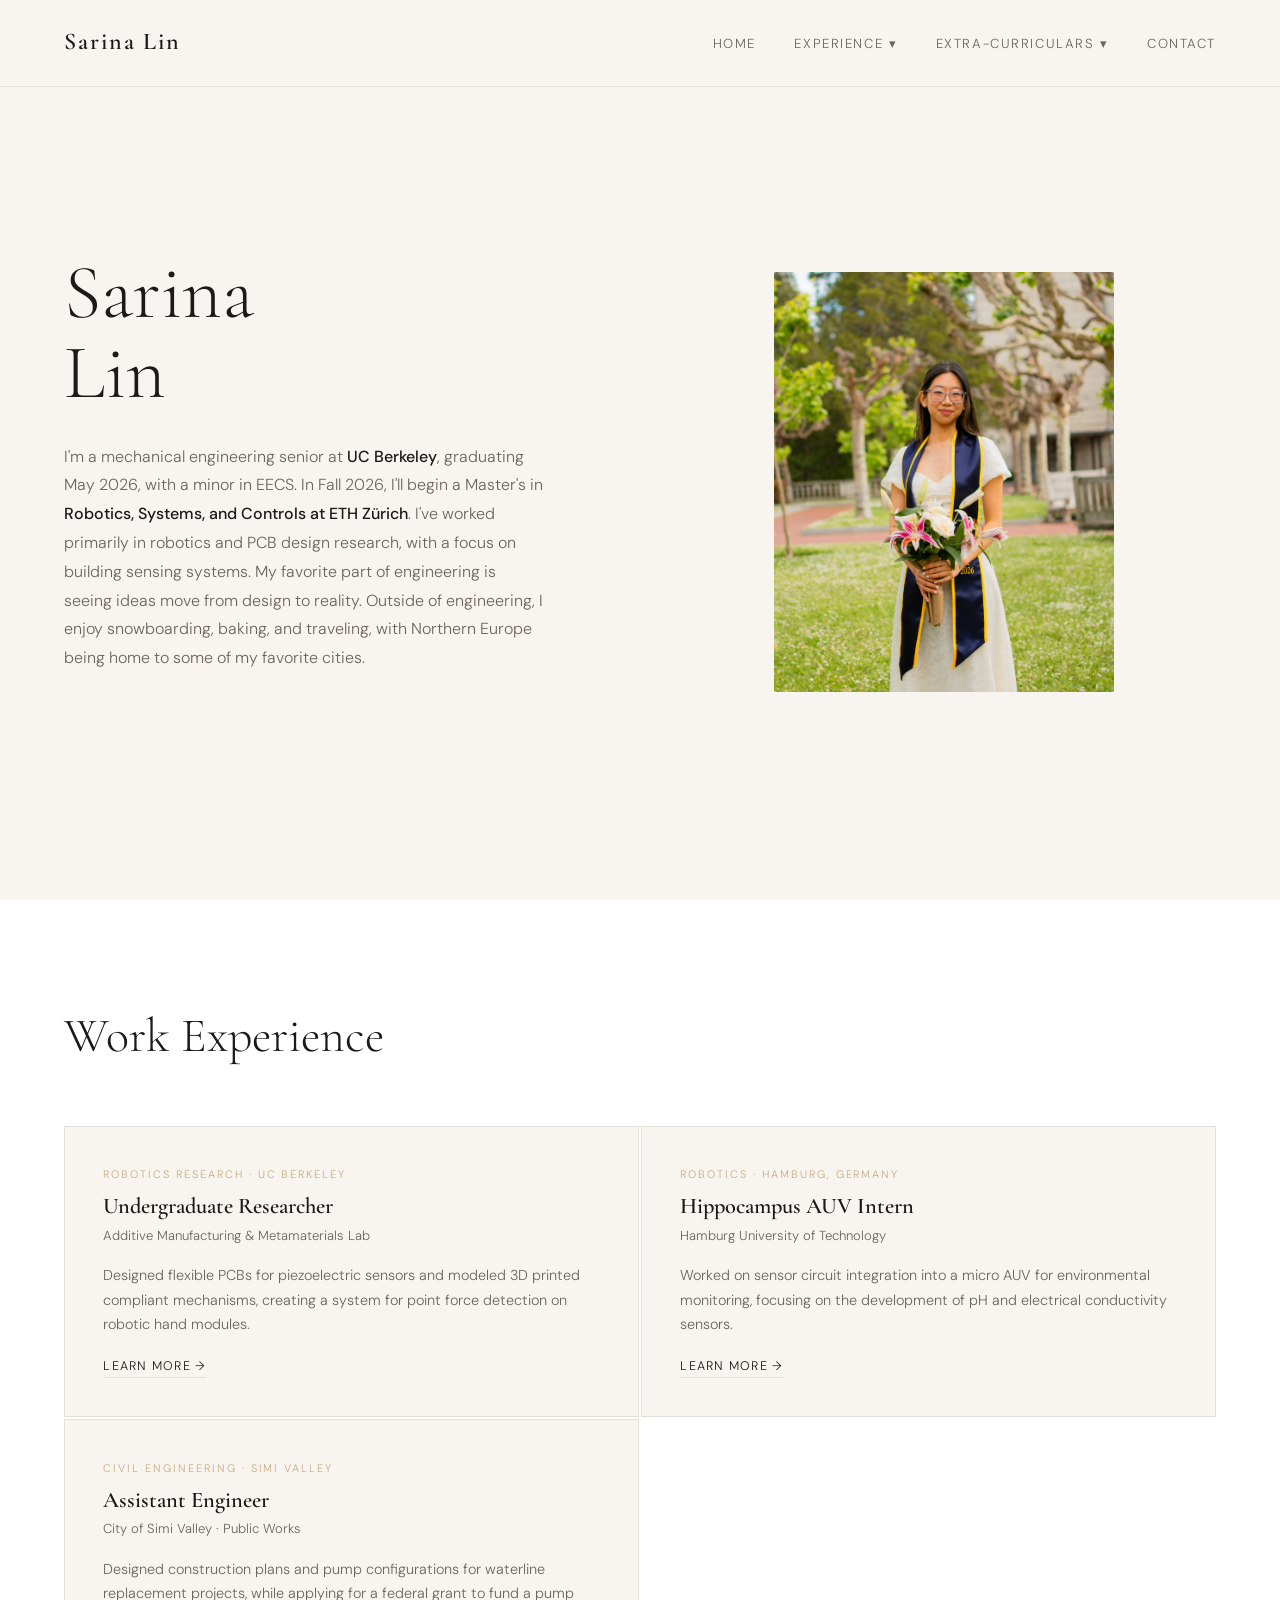
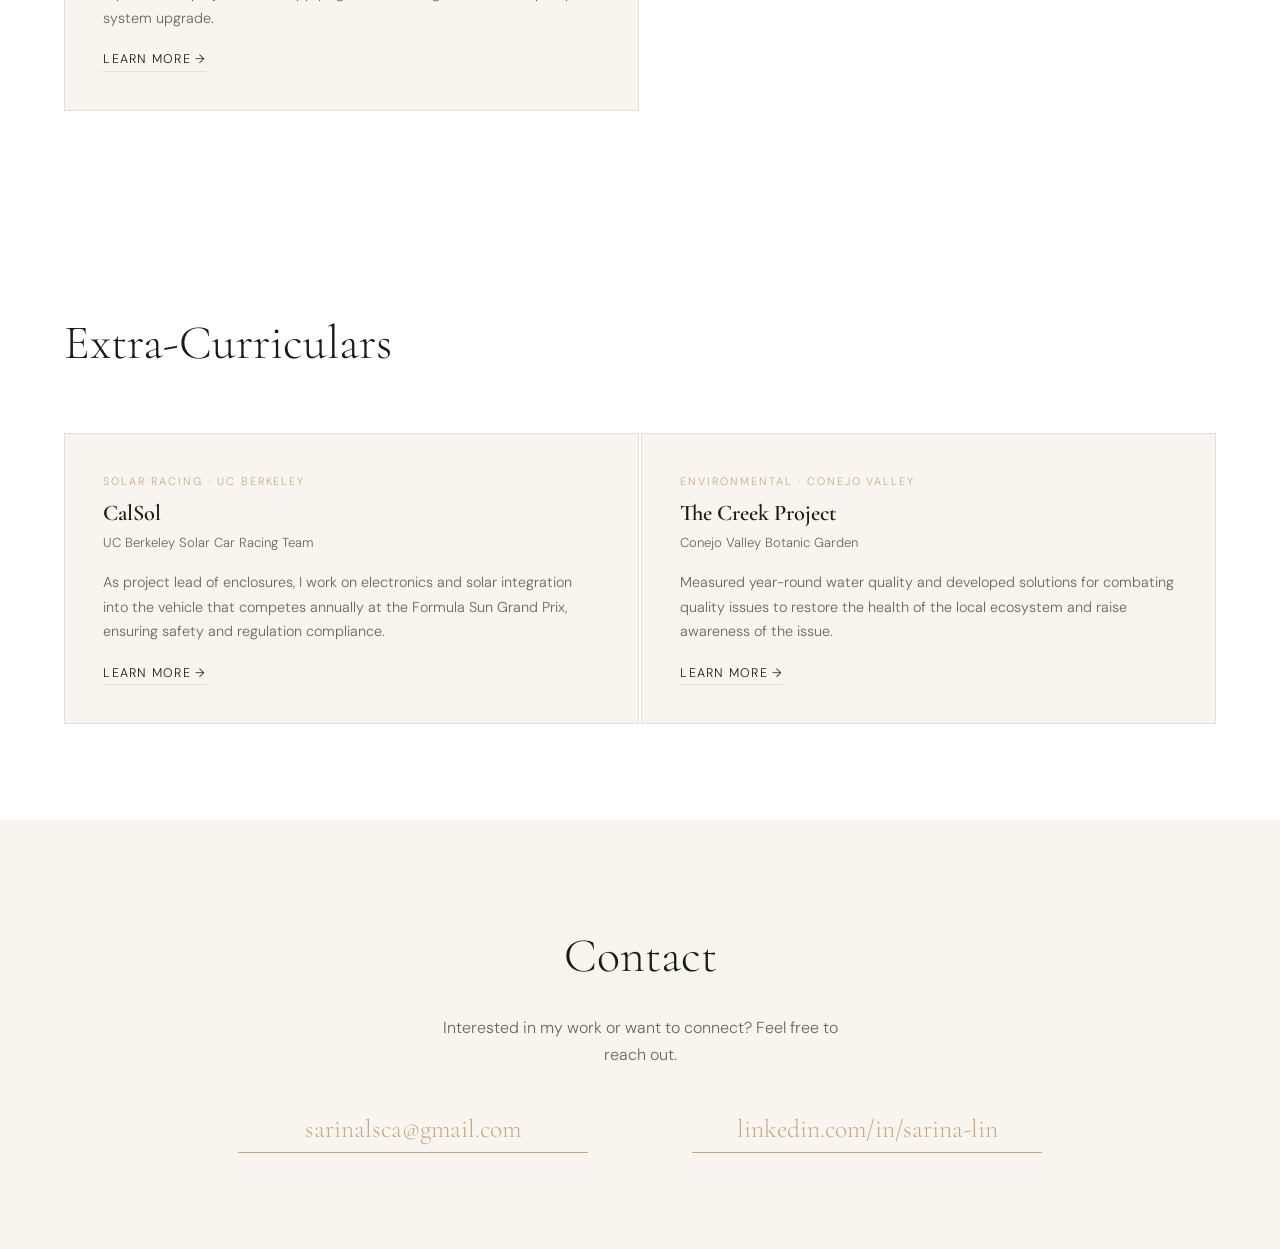
<file: index.html>
<!DOCTYPE html>
<html lang="en">
<head>
  <meta charset="UTF-8" />
  <meta name="viewport" content="width=device-width, initial-scale=1.0"/>
  <title>Sarina Lin</title>
  <link href="https://fonts.googleapis.com/css2?family=Cormorant+Garamond:wght@300;400;600&family=DM+Sans:wght@300;400;500&display=swap" rel="stylesheet"/>
  <link rel="stylesheet" href="style.css"/>
</head>
<body>

<div id="nav-placeholder"></div>
<script>
  fetch('/nav.html')
    .then(res => res.text())
    .then(html => document.getElementById('nav-placeholder').innerHTML = html);
</script>

  <!-- HERO -->
  <section id="home">
    <div class="hero-text">
      <h1 class="hero-name">Sarina<br>Lin</h1>
      <p class="hero-bio">
        I'm a mechanical engineering senior at <strong>UC Berkeley</strong>, graduating May 2026,
        with a minor in EECS. In Fall 2026, I'll begin a Master's in
        <strong>Robotics, Systems, and Controls at ETH Zürich</strong>.
        I've worked primarily in robotics and PCB design research, with a focus on building sensing systems.
        My favorite part of engineering is seeing ideas move from design to reality.
        Outside of engineering, I enjoy snowboarding, baking, and traveling,
        with Northern Europe being home to some of my favorite cities.
      </p>
    </div>
    <div class="hero-image-wrap">
      <img class="hero-avatar" src="images/profile.jpg" alt="Sarina Lin">
    </div>
  </section>

  <!-- EXPERIENCE -->
  <section id="experience">
    <h2 class="section-title">Work Experience</h2>
    <div class="exp-grid">

      <div class="exp-card">
        <p class="exp-tag">Robotics Research · UC Berkeley</p>
        <h3 class="exp-title">Undergraduate Researcher</h3>
        <p class="exp-org">Additive Manufacturing &amp; Metamaterials Lab</p>
        <p class="exp-desc">
          Designed flexible PCBs for piezoelectric sensors and modeled 3D printed compliant mechanisms,
          creating a system for point force detection on robotic hand modules.
        </p>
        <a class="exp-link" href="pages/undergraduate-researcher.html">Learn More →</a>
      </div>

      <div class="exp-card">
        <p class="exp-tag">Robotics · Hamburg, Germany</p>
        <h3 class="exp-title">Hippocampus AUV Intern</h3>
        <p class="exp-org">Hamburg University of Technology</p>
        <p class="exp-desc">
          Worked on sensor circuit integration into a micro AUV for environmental monitoring,
          focusing on the development of pH and electrical conductivity sensors.
        </p>
        <a class="exp-link" href="pages/hippocampus-auv.html">Learn More →</a>
      </div>

      <div class="exp-card">
        <p class="exp-tag">Civil Engineering · Simi Valley</p>
        <h3 class="exp-title">Assistant Engineer</h3>
        <p class="exp-org">City of Simi Valley · Public Works</p>
        <p class="exp-desc">
          Designed construction plans and pump configurations for waterline replacement projects,
          while applying for a federal grant to fund a pump system upgrade.
        </p>
        <a class="exp-link" href="pages/simi-valley.html">Learn More →</a>
      </div>

    </div>
  </section>

  <!-- EXTRA CURRICULARS -->
  <section id="extras">
    <h2 class="section-title">Extra-Curriculars</h2>
    <div class="exp-grid">

      <div class="exp-card">
        <p class="exp-tag">Solar Racing · UC Berkeley</p>
        <h3 class="exp-title">CalSol</h3>
        <p class="exp-org">UC Berkeley Solar Car Racing Team</p>
        <p class="exp-desc">
          As project lead of enclosures, I work on electronics and solar integration into the vehicle
          that competes annually at the Formula Sun Grand Prix, ensuring safety and regulation compliance.
        </p>
        <a class="exp-link" href="pages/calsol.html">Learn More →</a>
      </div>

      <div class="exp-card">
        <p class="exp-tag">Environmental · Conejo Valley</p>
        <h3 class="exp-title">The Creek Project</h3>
        <p class="exp-org">Conejo Valley Botanic Garden</p>
        <p class="exp-desc">
          Measured year-round water quality and developed solutions for combating quality issues
          to restore the health of the local ecosystem and raise awareness of the issue.
        </p>
        <a class="exp-link" href="pages/creek-project.html">Learn More →</a>
      </div>

    </div>
  </section>

  <!-- CONTACT -->
  <section id="contact">
    <h2 class="section-title">Contact</h2>
    <p>Interested in my work or want to connect? Feel free to reach out.</p>
    <div class="contact-links">
      <a class="contact-email" href="mailto:sarinalsca@gmail.com">sarinalsca@gmail.com</a>
      <a class="contact-linkedin" href="https://linkedin.com/in/sarina-lin/" target="_blank">linkedin.com/in/sarina-lin</a>
    </div>
  </section>

</body>
</html>
</file>
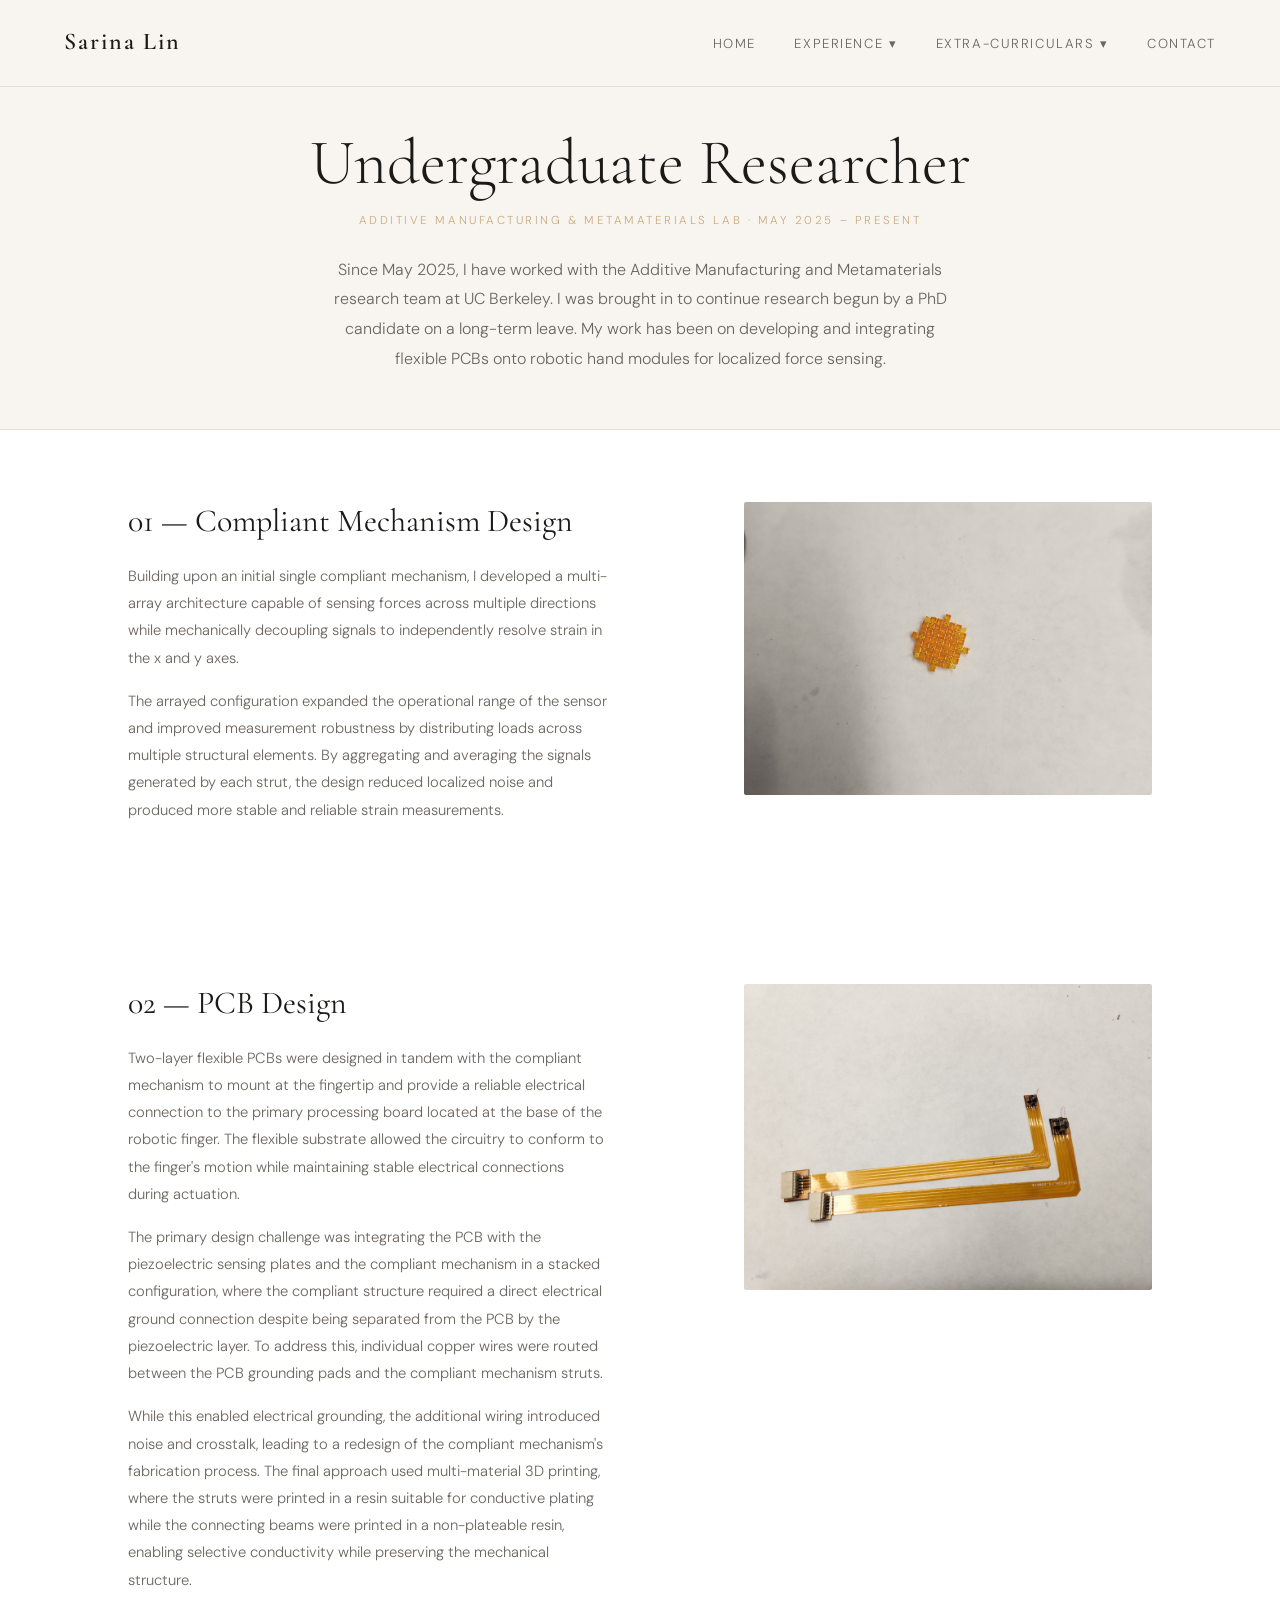
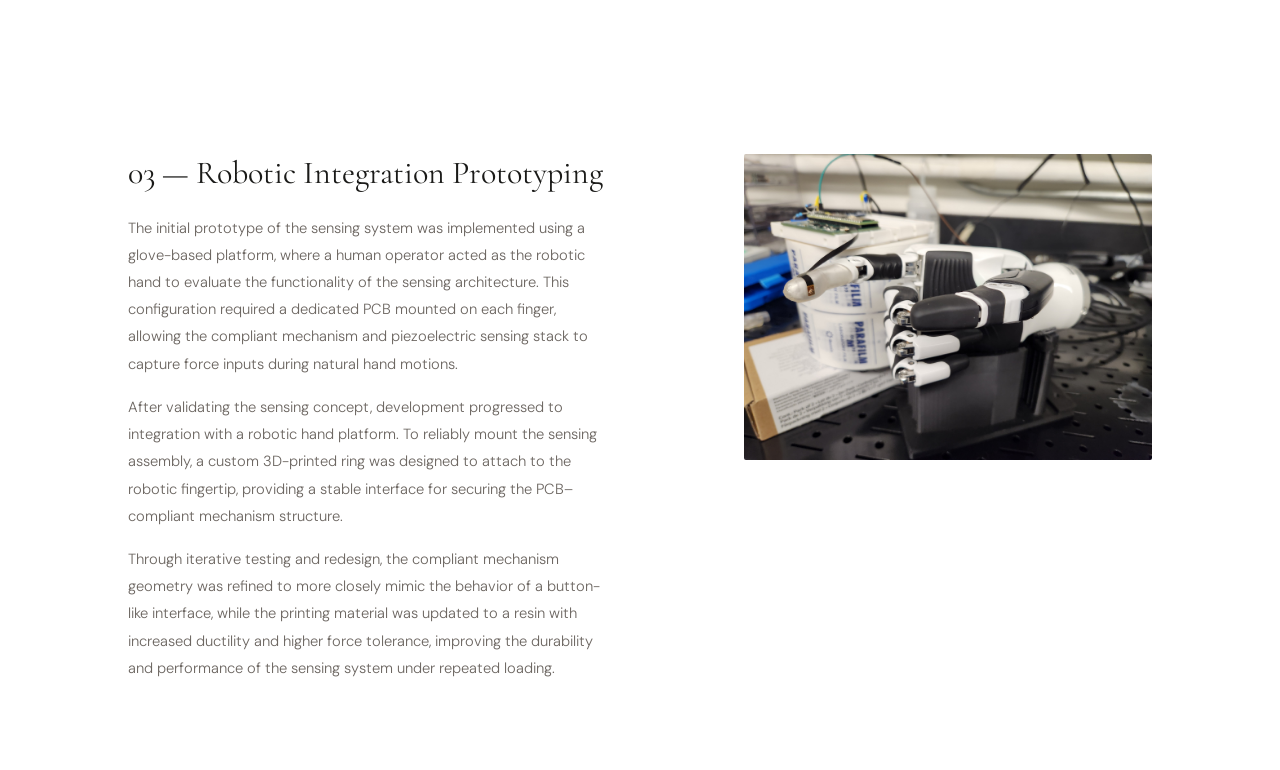
<file: pages/undergraduate-researcher.html>
<!DOCTYPE html>
<html lang="en">
<head>
  <meta charset="UTF-8" />
  <meta name="viewport" content="width=device-width, initial-scale=1.0"/>
  <title>Undergraduate Researcher — Sarina Lin</title>
  <link href="https://fonts.googleapis.com/css2?family=Cormorant+Garamond:wght@300;400;600&family=DM+Sans:wght@300;400;500&display=swap" rel="stylesheet"/>
  <link rel="stylesheet" href="../style.css"/>
  <link rel="stylesheet" href="style.css"/>
</head>
<body>

  <!-- NAV -->
  <div id="nav-placeholder"></div>
  <script>
    fetch('/nav.html')
      .then(res => res.text())
      .then(html => document.getElementById('nav-placeholder').innerHTML = html);
  </script>

  <!-- PAGE HERO + INTRO: cream, centered -->
  <div class="page-hero">
    <h1>Undergraduate Researcher</h1>
    <p class="section-label">Additive Manufacturing &amp; Metamaterials Lab · May 2025 – Present</p>
    <p class="intro">
      Since May 2025, I have worked with the Additive Manufacturing and Metamaterials research
      team at UC Berkeley. I was brought in to continue research begun by a PhD candidate on a
      long-term leave. My work has been on developing and integrating flexible PCBs onto robotic
      hand modules for localized force sensing.
    </p>
  </div>

  <!-- BLOCK 1: Compliant Mechanism — white -->
  <div class="content-block bg-white">
    <div class="block-text">
      <h2 class="block-title">01 — Compliant Mechanism Design</h2>
      <p>
        Building upon an initial single compliant mechanism, I developed a multi-array architecture
        capable of sensing forces across multiple directions while mechanically decoupling signals
        to independently resolve strain in the x and y axes.
      </p>
      <p>
        The arrayed configuration expanded the operational range of the sensor and improved
        measurement robustness by distributing loads across multiple structural elements. By
        aggregating and averaging the signals generated by each strut, the design reduced localized
        noise and produced more stable and reliable strain measurements.
      </p>
    </div>
    <div class="block-img-wrap">
       <img class="block-img" src="../images/experience/multiarray.jpg" alt="Multiarray compliant mechanism">
    </div>
  </div>

  <!-- BLOCK 2: PCB Design — cream -->
  <div class="content-block bg-white">
    <div class="block-text">
      <h2 class="block-title">02 — PCB Design</h2>
      <p>
        Two-layer flexible PCBs were designed in tandem with the compliant mechanism to mount at
        the fingertip and provide a reliable electrical connection to the primary processing board
        located at the base of the robotic finger. The flexible substrate allowed the circuitry to
        conform to the finger's motion while maintaining stable electrical connections during actuation.
      </p>
      <p>
        The primary design challenge was integrating the PCB with the piezoelectric sensing plates
        and the compliant mechanism in a stacked configuration, where the compliant structure required
        a direct electrical ground connection despite being separated from the PCB by the piezoelectric
        layer. To address this, individual copper wires were routed between the PCB grounding pads
        and the compliant mechanism struts.
      </p>
      <p>
        While this enabled electrical grounding, the additional wiring introduced noise and crosstalk,
        leading to a redesign of the compliant mechanism's fabrication process. The final approach used
        multi-material 3D printing, where the struts were printed in a resin suitable for conductive
        plating while the connecting beams were printed in a non-plateable resin, enabling selective
        conductivity while preserving the mechanical structure.
      </p>
    </div>
    <div class="block-img-wrap">
      <img class="block-img" src="../images/experience/flexpcb.jpg" alt="Flexible PCB design">
    </div>
  </div>

  <!-- BLOCK 3: Robotic Integration — white -->
  <div class="content-block bg-white">
    <div class="block-text">
      <h2 class="block-title">03 — Robotic Integration Prototyping</h2>
      <p>
        The initial prototype of the sensing system was implemented using a glove-based platform,
        where a human operator acted as the robotic hand to evaluate the functionality of the sensing
        architecture. This configuration required a dedicated PCB mounted on each finger, allowing
        the compliant mechanism and piezoelectric sensing stack to capture force inputs during natural
        hand motions.
      </p>
      <p>
        After validating the sensing concept, development progressed to integration with a robotic
        hand platform. To reliably mount the sensing assembly, a custom 3D-printed ring was designed
        to attach to the robotic fingertip, providing a stable interface for securing the
        PCB–compliant mechanism structure.
      </p>
      <p>
        Through iterative testing and redesign, the compliant mechanism geometry was refined to more
        closely mimic the behavior of a button-like interface, while the printing material was updated
        to a resin with increased ductility and higher force tolerance, improving the durability and
        performance of the sensing system under repeated loading.
      </p>
    </div>
    <div class="block-img-wrap">
      <img class="block-img" src="../images/experience/fingerprototype.jpg" alt="Robotic sensor integration prototype">
    </div>
  </div>

</body>
</html>
</file>
<file: style.css>
*, *::before, *::after { box-sizing: border-box; margin: 0; padding: 0; }

:root {
  --cream: #f8f5f0;
  --dark: #1a1a18;
  --warm: #c8a97e;
  --mid: #6b6560;
  --light-line: #e4dfd8;
}

html { scroll-behavior: smooth; }

body {
  font-family: 'DM Sans', sans-serif;
  background: var(--cream);
  color: var(--dark);
  font-weight: 300;
  line-height: 1.7;
  overflow-x: hidden;
}

/* ── NAV ── */
nav {
  position: fixed; top: 0; left: 0; right: 0; z-index: 100;
  display: flex; align-items: center; justify-content: space-between;
  padding: 1.4rem 4rem;
  background: rgba(248,245,240,0.92);
  backdrop-filter: blur(10px);
  border-bottom: 1px solid var(--light-line);
}

.nav-logo {
  font-family: 'Cormorant Garamond', serif;
  font-size: 1.5rem; font-weight: 600;
  letter-spacing: 0.08em;
  text-decoration: none; color: var(--dark);
}

.nav-links { display: flex; gap: 2.4rem; list-style: none; }
.nav-links a {
  text-decoration: none; color: var(--mid);
  font-size: 0.82rem; letter-spacing: 0.12em; text-transform: uppercase;
  transition: color 0.2s;
}
.nav-links a:hover { color: var(--warm); }

.dropdown { position: relative; }
.dropdown-menu {
  display: none; position: absolute; top: 100%; left: 0;
  background: var(--cream); border: 1px solid var(--light-line);
  min-width: 200px; padding: 0.6rem 0;
  box-shadow: 0 8px 24px rgba(0,0,0,0.08);
}
.dropdown:hover .dropdown-menu { display: block; }
.dropdown-menu li { list-style: none; }
.dropdown-menu a {
  display: block; padding: 0.5rem 1.2rem;
  font-size: 0.78rem; color: var(--mid);
}
.dropdown-menu a:hover { color: var(--dark); background: var(--light-line); }

/* ── HERO ── */
#home {
  min-height: 100vh;
  display: grid; grid-template-columns: 1fr 1fr;
  align-items: center;
  padding: 8rem 4rem 4rem;
  gap: 4rem;
}

.hero-eyebrow {
  font-size: 0.78rem; letter-spacing: 0.2em; text-transform: uppercase;
  color: var(--warm); margin-bottom: 1rem;
}
.hero-name {
  font-family: 'Cormorant Garamond', serif;
  font-size: clamp(3.5rem, 6vw, 5.5rem);
  font-weight: 300; line-height: 1.05;
  margin-bottom: 1.8rem;
}
.hero-bio {
  font-size: 1rem; color: var(--mid);
  max-width: 480px; line-height: 1.8;
  margin-bottom: 2.4rem;
}
.hero-bio strong { color: var(--dark); font-weight: 500; }

.hero-cta {
  display: inline-flex; align-items: center; gap: 0.6rem;
  text-decoration: none;
  border-bottom: 1px solid var(--warm);
  color: var(--dark); font-size: 0.88rem;
  letter-spacing: 0.06em; padding-bottom: 2px;
  transition: color 0.2s, border-color 0.2s;
}
.hero-cta:hover { color: var(--warm); }

.hero-image-wrap {
  display: flex; justify-content: center; align-items: center;
}
.hero-avatar {
  width: 340px; height: 420px; object-fit: cover;
  border-radius: 2px;
}

.avatar-placeholder {
  width: 340px; height: 420px;
  background: linear-gradient(135deg, #e8e0d5 0%, #d4c9bc 100%);
  border-radius: 2px;
  display: flex; align-items: center; justify-content: center;
  flex-direction: column; gap: 0.5rem;
  color: var(--mid); font-size: 0.8rem; text-align: center;
}
.avatar-placeholder svg { opacity: 0.4; }

/* ── SECTIONS ── */
section { padding: 6rem 4rem; }

.section-label {
  font-size: 0.72rem; letter-spacing: 0.22em; text-transform: uppercase;
  color: var(--warm); margin-bottom: 0.6rem;
}
.section-title {
  font-family: 'Cormorant Garamond', serif;
  font-size: clamp(2rem, 4vw, 3rem);
  font-weight: 300; margin-bottom: 3rem;
}

/* ── EXPERIENCE & EXTRAS CARDS ── */
#experience { background: #fff; }
#extras { background: #fff; }

.exp-grid { display: grid; grid-template-columns: 1fr 1fr; gap: 2px; }

.exp-card {
  padding: 2.4rem;
  border: 1px solid var(--light-line);
  background: var(--cream);
  transition: box-shadow 0.3s, transform 0.3s;
  position: relative; overflow: hidden;
}
.exp-card::before {
  content: ''; position: absolute; top: 0; left: 0;
  width: 3px; height: 0; background: var(--warm);
  transition: height 0.35s ease;
}
.exp-card:hover::before { height: 100%; }
.exp-card:hover { transform: translateY(-4px); box-shadow: 0 12px 32px rgba(0,0,0,0.07); }

.exp-tag {
  font-size: 0.68rem; letter-spacing: 0.18em; text-transform: uppercase;
  color: var(--warm); margin-bottom: 0.6rem;
}
.exp-title {
  font-family: 'Cormorant Garamond', serif;
  font-size: 1.4rem; font-weight: 600;
  margin-bottom: 0.3rem; line-height: 1.2;
}
.exp-org { font-size: 0.82rem; color: var(--mid); margin-bottom: 1rem; }
.exp-desc { font-size: 0.9rem; color: var(--mid); line-height: 1.7; }
.exp-link {
  display: inline-block; margin-top: 1.2rem;
  font-size: 0.78rem; letter-spacing: 0.1em; text-transform: uppercase;
  color: var(--dark); text-decoration: none;
  border-bottom: 1px solid var(--light-line);
  transition: border-color 0.2s, color 0.2s;
}
.exp-link:hover { border-color: var(--warm); color: var(--warm); }

/* ── CONTACT ── */
#contact {
  background: var(--cream); color: var(--dark);
  text-align: center; padding: 6rem 4rem;
}
#contact .section-label { color: var(--warm); }
#contact .section-title { color: var(--dark); margin-bottom: 1rem; }
#contact p { color: var(--mid); max-width: 440px; margin: 0 auto 2.4rem; }

.contact-links {
  display: flex;
  align-items: center;
  justify-content: center;
  gap: 6.5rem;
  flex-wrap: wrap;
}

.contact-email,
.contact-linkedin {
  font-family: 'Cormorant Garamond', serif;
  font-size: 1.6rem;
  color: var(--warm);
  text-decoration: none;
  border-bottom: 1px solid var(--warm);
  padding-bottom: 2px;
  transition: opacity 0.2s;
  width: 350px;
  text-align: center;
}
.contact-email:hover,
.contact-linkedin:hover { opacity: 0.7; }

/* ── FOOTER ── */
footer {
  background: rgba(248,245,240,0.92); color: var(--mid);
  text-align: center;
  font-size: 0.78rem; letter-spacing: 0.08em;
  padding: 1.5rem;
  border-top: 1px solid var(--light-line);
}

/* ── PAGE HERO (for subpages) ── */
.page-hero {
  padding: 10rem 4rem 4rem;
  background: var(--cream);
}
.page-hero .section-label { margin-bottom: 0.6rem; }
.page-hero h1 {
  font-family: 'Cormorant Garamond', serif;
  font-size: clamp(2.5rem, 5vw, 4rem);
  font-weight: 300; line-height: 1.1;
  margin-bottom: 1rem;
}
.page-hero .subtitle {
  font-size: 0.9rem; color: var(--mid);
  max-width: 560px; line-height: 1.8;
}

/* ── PAGE CONTENT (for subpages) ── */
.page-content {
  padding: 4rem;
  max-width: 860px;
}
.page-content p {
  font-size: 1rem; color: var(--mid);
  line-height: 1.85; margin-bottom: 1.4rem;
}
.page-content h2 {
  font-family: 'Cormorant Garamond', serif;
  font-size: 1.8rem; font-weight: 400;
  margin: 2.4rem 0 1rem;
  color: var(--dark);
}

/* ── IMAGE GALLERY (for subpages) ── */
.img-gallery {
  display: grid;
  grid-template-columns: repeat(auto-fit, minmax(280px, 1fr));
  gap: 1rem;
  padding: 0 4rem 4rem;
}
.img-gallery img {
  width: 100%; height: 260px;
  object-fit: cover; border-radius: 2px;
  display: block;
}

/* ── BACK LINK (for subpages) ── */
.back-link {
  display: inline-flex; align-items: center; gap: 0.4rem;
  font-size: 0.78rem; letter-spacing: 0.1em; text-transform: uppercase;
  color: var(--mid); text-decoration: none;
  margin: 6rem 4rem 0;
  transition: color 0.2s;
}
.back-link:hover { color: var(--warm); }

/* ── RESPONSIVE ── */
@media (max-width: 900px) {
  nav { padding: 1.2rem 2rem; }
  #home { grid-template-columns: 1fr; padding: 7rem 2rem 4rem; text-align: center; }
  .hero-image-wrap { order: -1; }
  .avatar-placeholder { width: 260px; height: 320px; }
  .hero-bio { margin: 0 auto 2rem; }
  section { padding: 4rem 2rem; }
  .exp-grid { grid-template-columns: 1fr; }
  .page-hero, .page-content, .img-gallery, .back-link { padding-left: 2rem; padding-right: 2rem; }
}

@media (max-width: 600px) {
  .nav-links { display: none; }
}
</file>
<file: pages/style.css>
/* ============================================================
   pages/style.css
   Shared styles for all subpages. Always include alongside
   the root style.css:
     <link rel="stylesheet" href="../style.css"/>
     <link rel="stylesheet" href="style.css"/>
   ============================================================ */

/* ── BACK LINK ── */
.back-link-wrap {
  background: var(--cream);
  padding: 5.5rem 8rem 0;
}

.back-link {
  display: inline-flex;
  align-items: center;
  gap: 0.4rem;
  font-size: 0.75rem;
  letter-spacing: 0.12em;
  text-transform: uppercase;
  color: var(--mid);
  text-decoration: none;
  transition: color 0.2s;
}
.back-link:hover { color: var(--warm); }

/* ── PAGE HERO ── */
.page-hero {
  padding: 8rem 8rem 3.5rem;
  background: var(--cream);
  border-bottom: 1px solid var(--light-line);
  text-align: center;
}

.page-hero .section-label {
  font-size: 0.72rem;
  letter-spacing: 0.22em;
  text-transform: uppercase;
  color: var(--warm);
  margin-bottom: 0.6rem;
}

.page-hero h1 {
  font-family: 'Cormorant Garamond', serif;
  font-size: clamp(2.5rem, 5vw, 4rem);
  font-weight: 300;
  line-height: 1.1;
  margin-bottom: 0.8rem;
}

.page-hero .subtitle {
  font-size: 0.92rem;
  color: var(--mid);
  line-height: 1.8;
  text-align: center;
}

.page-hero .intro {
  font-size: 1rem;
  color: var(--mid);
  line-height: 1.85;
  max-width: 640px;
  margin: 1.5rem auto 0;
}

/* ── CONTENT BLOCKS ── */
.content-block {
  display: grid;
  grid-template-columns: 1fr 1fr;
  gap: 4rem;
  align-items: start;
  /* equal padding on both sides so text and image edges line up */
  padding: 4.5rem 8rem;
}

.content-block.bg-white { background: #fff; }
.content-block.bg-cream { background: var(--cream); }

/* ── BLOCK TEXT ── */
.block-text .block-title {
  font-family: 'Cormorant Garamond', serif;
  font-size: clamp(1.5rem, 2.5vw, 2rem);
  font-weight: 400;
  line-height: 1.2;
  margin-bottom: 1.4rem;
  color: var(--dark);
}

.block-text .block-title span {
  color: var(--warm);
  font-size: 0.9em;
  margin-right: 0.5rem;
}

.block-text p {
  font-size: 0.92rem;
  color: var(--mid);
  line-height: 1.85;
  margin-bottom: 1rem;
}

/* ── BLOCK IMAGE ── */
.block-img-wrap {
  display: flex;
  align-items: flex-start;
  justify-content: flex-end;
}

.block-img {
  width: 85%;
  object-fit: cover;
  border-radius: 2px;
}

/* ── RESPONSIVE ── */
@media (max-width: 900px) {
  .back-link-wrap { padding: 5rem 2rem 0; }
  .page-hero { padding: 1.5rem 2rem 3rem; }
  .content-block { grid-template-columns: 1fr; padding: 3rem 2rem; gap: 2rem; }
  .block-img, .img-placeholder { width: 100%; }
  .block-img-wrap { justify-content: flex-start; }
}
</file>
